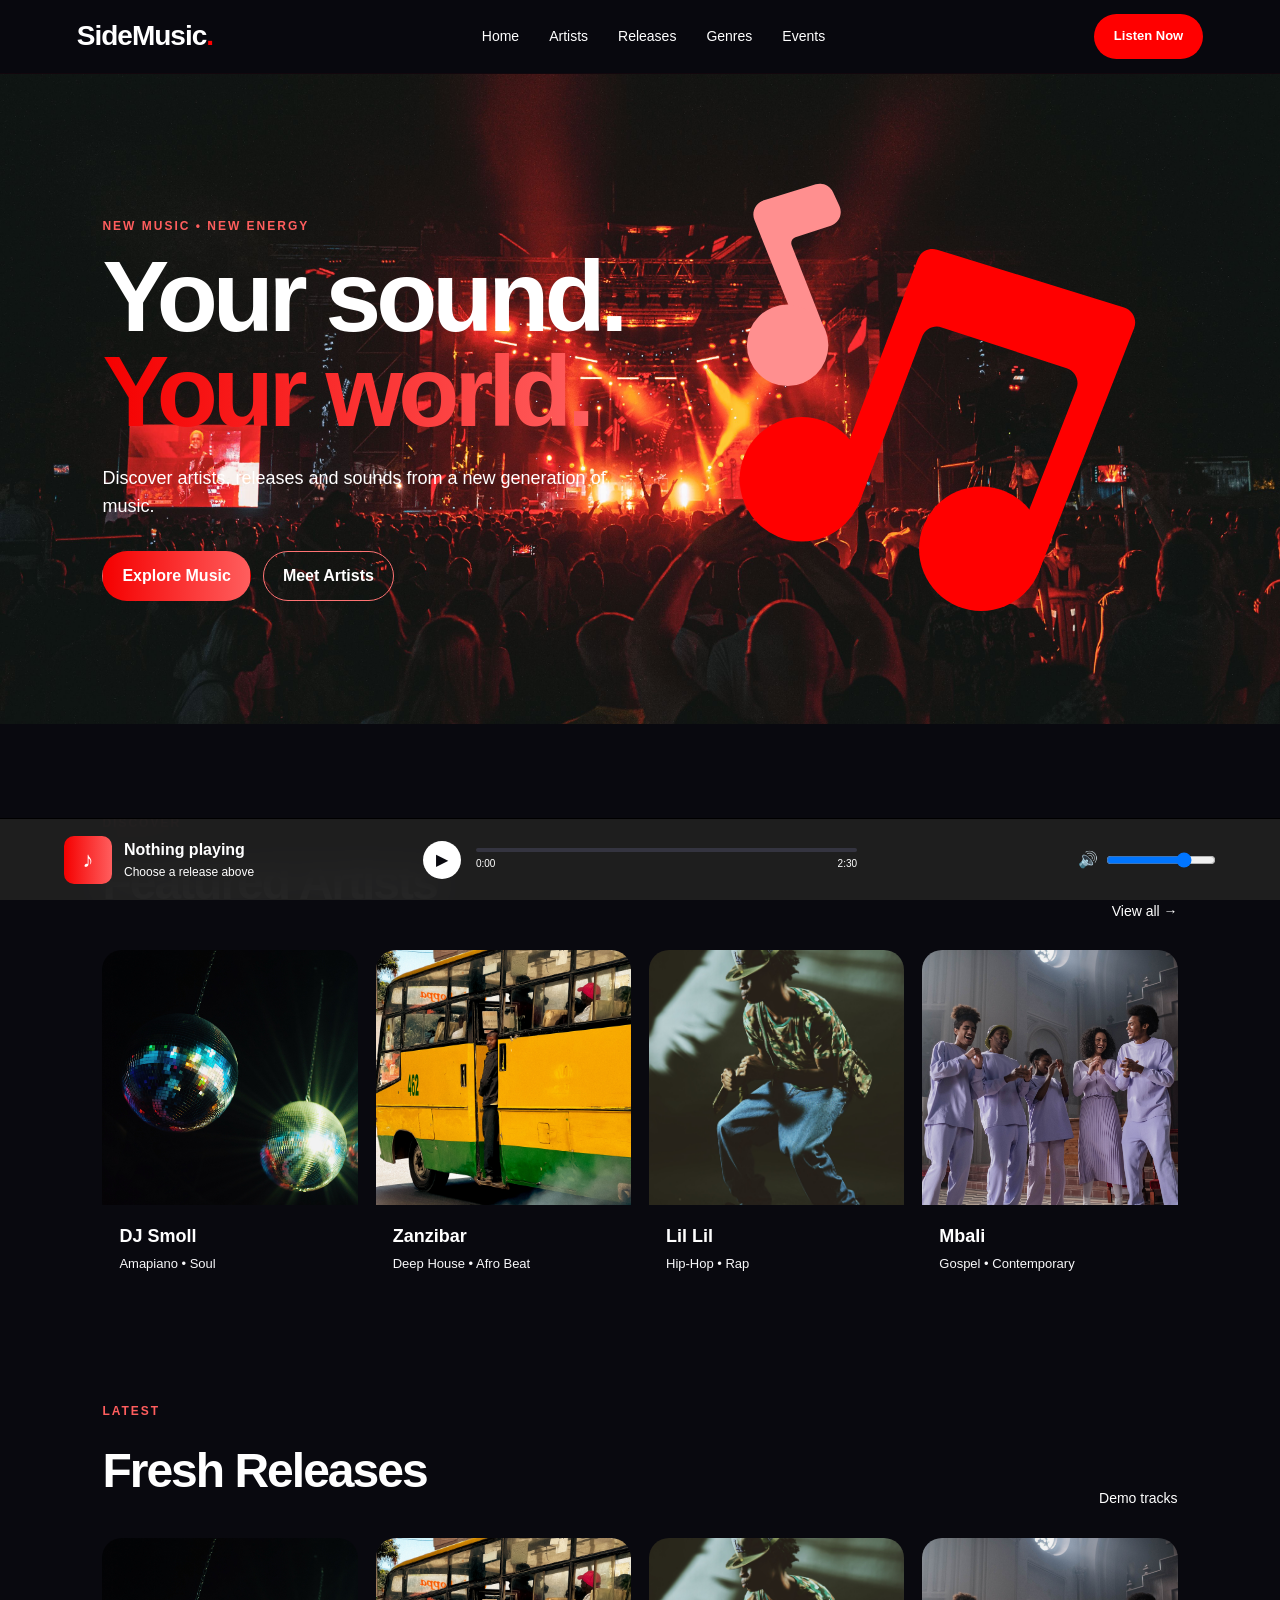
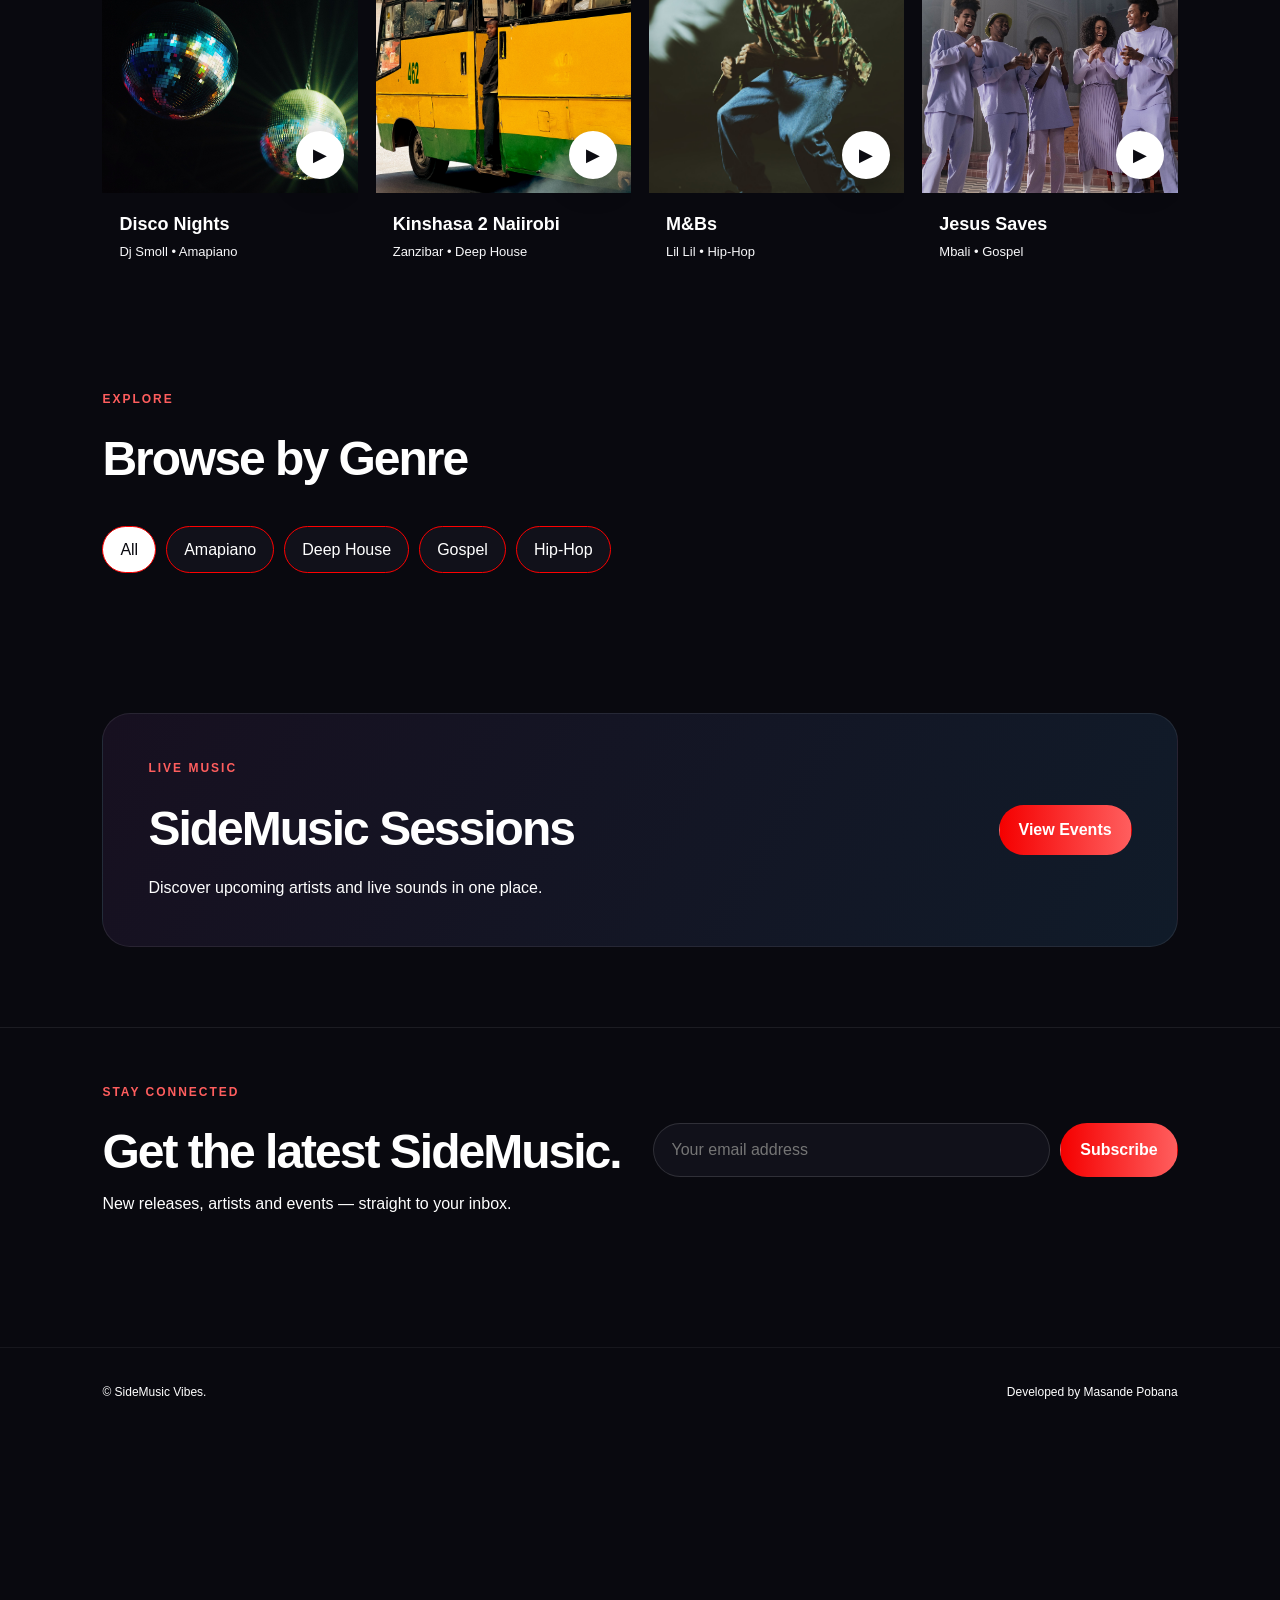
<file: index.html>
<!DOCTYPE html>
<html lang="en">
<head>
  <meta charset="UTF-8">
  <meta name="viewport" content="width=device-width, initial-scale=1.0">
  <meta name="description" content="SideMusic — a modern music website template built with HTML, CSS and JavaScript.">
  <title>SideMusic Platform</title>
  <link rel="stylesheet" href="style.css">
</head>
<body>
  <header class="site-header">
    <a href="#home" class="logo">SideMusic<span>.</span></a>

    <button class="menu-toggle" id="menuToggle" aria-label="Open menu" aria-expanded="false">
      ☰
    </button>

    <nav class="nav" id="nav">
      <a href="#home">Home</a>
      <a href="#artists">Artists</a>
      <a href="#releases">Releases</a>
      <a href="#genres">Genres</a>
      <a href="#events">Events</a>
    </nav>

    <a class="header-button" href="#releases">Listen Now</a>
  </header>
  <main>
    <section class="hero" id="home">
      <div class="hero-content">
        <p class="eyebrow">NEW MUSIC • NEW ENERGY</p>
        <h1>Your sound.<br><span>Your world.</span></h1>
        <p class="hero-text">
          Discover artists, releases and sounds from a new generation of music.
        </p>
        <div class="hero-actions">
          <a class="button primary" href="#releases">Explore Music</a>
          <a class="button secondary" href="#artists">Meet Artists</a>
        </div>
      </div>
      <div class="hero-art">
        <img src="assets/images/music-svgrepo-com.svg" alt="Abstract SideMusic artwork">
      </div>
    </section>

    <section class="section" id="artists">
      <div class="section-heading">
        <div>
          <p class="eyebrow">DISCOVER</p>
          <h2>Featured Artists</h2>
        </div>
        <a href="#artists" class="text-link">View all →</a>
      </div>

      <div class="artist-grid">
        <article class="artist-card">
          <img src="assets/images/dn.jpg" alt="Artist artwork for DJ Smoll">
          <div class="artist-info">
            <h3>DJ Smoll</h3>
            <p>Amapiano • Soul</p>
          </div>
        </article>

        <article class="artist-card">
          <img src="assets/images/k2n.jpg" alt="Artist artwork for Zanzibar">
          <div class="artist-info">
            <h3>Zanzibar</h3>
            <p>Deep House • Afro Beat</p>
          </div>
        </article>

        <article class="artist-card">
          <img src="assets/images/lil lil.jpg" alt="Artist artwork forLil Lil">
          <div class="artist-info">
            <h3>Lil Lil</h3>
            <p>Hip-Hop • Rap</p>
          </div>
        </article>

        <article class="artist-card">
          <img src="assets/images/gospel.jpg" alt="Artist artwork for Mbali">
          <div class="artist-info">
            <h3>Mbali</h3>
            <p>Gospel • Contemporary</p>
          </div>
        </article>
      </div>
    </section>

    <section class="section releases" id="releases">
      <div class="section-heading">
        <div>
          <p class="eyebrow">LATEST</p>
          <h2>Fresh Releases</h2>
        </div>
        <span class="small-note">Demo tracks</span>
      </div>

      <div class="release-grid">
        <article class="release-card" data-genre="Amapiano">
          <div class="cover-wrap">
            <img src="assets/images/dn.jpg" alt="Disco Nights cover">
            <button class="play-button" data-title="Disco Nights" data-artist="DJ Smoll" aria-label="Play Dico Nights">▶</button>
          </div>
          <div class="release-info">
            <h3>Disco Nights</h3>
            <p>Dj Smoll • Amapiano</p>
          </div>
        </article>

        <article class="release-card" data-genre="Deep House">
          <div class="cover-wrap">
            <img src="assets/images/k2n.jpg" alt="Kinshasa 2 Naiirobi cover">
            <button class="play-button" data-title="Kinshasa 2 Naiirobi" data-artist="Zanzibar" aria-label="Play Kinshasa 2 Naiirobi">▶</button>
          </div>
          <div class="release-info">
            <h3>Kinshasa 2 Naiirobi</h3>
            <p>Zanzibar • Deep House</p>
          </div>
        </article>

        <article class="release-card" data-genre="Hip-Hop">
          <div class="cover-wrap">
            <img src="assets/images/lil lil.jpg" alt="M&Bs cover">
            <button class="play-button" data-title="M&Bs" data-artist="Lil Lil" aria-label="Play M&Bs">▶</button>
          </div>
          <div class="release-info">
            <h3>M&Bs</h3>
            <p>Lil Lil • Hip-Hop</p>
          </div>
        </article>

        <article class="release-card" data-genre="Gospel">
          <div class="cover-wrap">
            <img src="assets/images/gospel.jpg" alt="Jesus Saves cover">
            <button class="play-button" data-title="Jesus Saves" data-artist="Mbali" aria-label="Play Jesus Saves">▶</button>
          </div>
          <div class="release-info">
            <h3>Jesus Saves</h3>
            <p>Mbali • Gospel</p>
          </div>
        </article>
      </div>
    </section>

    <section class="section genres" id="genres">
      <div class="section-heading">
        <div>
          <p class="eyebrow">EXPLORE</p>
          <h2>Browse by Genre</h2>
        </div>
      </div>

      <div class="filter-buttons" id="filterButtons">
        <button class="filter active" data-filter="All">All</button>
        <button class="filter" data-filter="Amapiano">Amapiano</button>
        <button class="filter" data-filter="Deep House">Deep House</button>
        <button class="filter" data-filter="Gospel">Gospel</button>
        <button class="filter" data-filter="Hip-Hop">Hip-Hop</button>
      </div>
    </section>

    <section class="section events" id="events">
      <div class="event-banner">
        <div>
          <p class="eyebrow">LIVE MUSIC</p>
          <h2>SideMusic Sessions</h2>
          <p>Discover upcoming artists and live sounds in one place.</p>
        </div>
        <button class="button primary" id="eventButton">View Events</button>
      </div>
    </section>

    <section class="section newsletter">
      <div>
        <p class="eyebrow">STAY CONNECTED</p>
        <h2>Get the latest SideMusic.</h2>
        <p>New releases, artists and events — straight to your inbox.</p>
      </div>
      <form id="newsletterForm">
        <input type="email" id="email" placeholder="Your email address" required>
        <button class="button primary" type="submit">Subscribe</button>
      </form>
      <p class="form-message" id="formMessage"></p>
    </section>
  </main>

  <div class="player" id="player">
    <div class="player-track">
      <div class="mini-cover">♪</div>
      <div>
        <strong id="playerTitle">Nothing playing</strong>
        <span id="playerArtist">Choose a release above</span>
      </div>
    </div>

    <div class="player-controls">
      <button id="playerPlay" aria-label="Play or pause">▶</button>
      <div class="progress-area">
        <div class="progress-bar">
          <div class="progress" id="progress"></div>
        </div>
        <div class="time"><span id="currentTime">0:00</span><span>2:30</span></div>
      </div>
    </div>

    <div class="volume">
      <span>🔊</span>
      <input type="range" min="0" max="100" value="75" id="volume">
    </div>
  </div>

  <footer class="footer">
    <p>© SideMusic Vibes.</p>
    <p>Developed by <a href="https://sandesite.github.io/SandeSite/" class="btn secondary-btn">Masande Pobana</a>
    </p>
  </footer>

  <script src="script.js"></script>
</body>
</html>
</file>
<file: style.css>
* {
  box-sizing: border-box;
  margin: 0;
  padding: 0;
}

html {
  scroll-behavior: smooth;
}

body {
  font-family: Arial, Helvetica, sans-serif;
  background: #09090f;
  color: #fFFFFF;
  line-height: 1.6;
  padding-bottom: 100px;
}

a {
  color: inherit;
  text-decoration: none;
}

button,
input {
  font: inherit;
}

.site-header {
  position: sticky;
  top: 0;
  z-index: 100;
  height: 74px;
  padding: 0 6%;
  display: flex;
  align-items: center;
  justify-content: space-between;
  background: rgba(9, 9, 15, 0.88);
  backdrop-filter: blur(14px);
  border-bottom: 1px solid rgba(141, 0, 0, 0.08);
}

.logo {
  font-size: 28px;
  font-weight: 900;
  letter-spacing: -1px;
}

.logo span {
  color: #ff0000;
}

.nav {
  display: flex;
  gap: 30px;
}

.nav a {
  color: #FFFFFF;
  font-size: 14px;
  transition: 0.25s;
}

.nav a:hover {
  color: rgb(255, 255, 255);
  border-bottom: 1px solid red;
}

.header-button,
.button {
  display: inline-flex;
  align-items: center;
  justify-content: center;
  border-radius: 999px;
  padding: 11px 19px;
  font-weight: 700;
  border: 1px solid transparent;
  cursor: pointer;
  transition: transform 0.2s, opacity 0.2s, background 0.2s;
}

.header-button {
  background: #ff0000;
  color: #FFFFFF;
  font-size: 13px;
}

.header-button:hover,
.button:hover {
  transform: translateY(-2px);
}

.menu-toggle {
  display: none;
  background: none;
  border: 0;
  color: white;
  font-size: 26px;
  cursor: pointer;
}

.hero {
  min-height: 650px;
  padding: 80px 8% 60px;
  display: grid;
  grid-template-columns: 1.05fr 0.95fr;
  align-items: center;
  gap: 40px;
  background:
    radial-gradient(circle at 80% 30%, rgba(255, 8, 0, 0.479), transparent 35%),
    radial-gradient(circle at 15% 75%, rgba(255, 53, 80, 0.425), transparent 30%);
      background-image: url('assets/images/red.jpg');
  background-size: cover;
  background-position: center;
  background-repeat: no-repeat;

}

.eyebrow {
  color: #ff5e5e;
  font-size: 12px;
  font-weight: 800;
  letter-spacing: 2px;
  margin-bottom: 12px;
}

.hero h1 {
  font-size: clamp(52px, 8vw, 100px);
  line-height: 0.95;
  letter-spacing: -5px;
  margin-bottom: 25px;
}

.hero h1 span {
  background: linear-gradient(90deg, #f50000, #ff5e5e);
  -webkit-background-clip: text;
  color: transparent;
}

.hero-text {
  max-width: 530px;
  color: #FFFFFF;
  font-size: 18px;
  margin-bottom: 30px;
}

.hero-actions {
  display: flex;
  gap: 12px;
  flex-wrap: wrap;
}

.button.primary {
  background: linear-gradient(90deg, #f50000, #ff5e5e);
  color: white;
}

.button.secondary {
  border-color: rgb(255, 115, 115);
  color: white;
}

.hero-art {
  display: flex;
  justify-content: center;
}

.hero-art img {
  width: min(500px, 100%);
  /*filter: drop-shadow(0 30px 50px rgba(235, 0, 0, 0.45));*/
  animation: float 5s ease-in-out infinite;
}

@keyframes float {
  0%, 100% { transform: translateY(0) rotate(0deg); }
  50% { transform: translateY(-10px) rotate(1deg); }
}

.section {
  padding: 90px 8% 20px;
  max-width: 1400px;
  margin: auto;
}

.section-heading {
  display: flex;
  justify-content: space-between;
  align-items: end;
  margin-bottom: 28px;
}

.section h2 {
  font-size: clamp(30px, 4vw, 48px);
  letter-spacing: -2px;
}

.text-link,
.small-note {
  color: #FFFFFF;
  font-size: 14px;
}

.artist-grid,
.release-grid {
  display: grid;
  grid-template-columns: repeat(4, 1fr);
  gap: 18px;
}

.artist-card,
.release-card {
  overflow: hidden;
  border-radius: 20px;
  transition: transform 0.25s, border-color 0.25s;
}

.artist-card:hover,
.release-card:hover {
  border-bottom: 3px solid rgb(255, 0, 0);
  transform: translateY(-6px);
}

.artist-card img,
.cover-wrap img {
  display: block;
  width: 100%;
  aspect-ratio: 1;
  object-fit: cover;
}

.artist-info,
.release-info {
  padding: 17px;
}

.artist-info h3,
.release-info h3 {
  font-size: 18px;
  margin-bottom: 3px;
}

.artist-info p,
.release-info p {
  color: #f8f8fa;
  font-size: 13px;
}

.cover-wrap {
  position: relative;
}

.play-button {
  position: absolute;
  right: 14px;
  bottom: 14px;
  width: 48px;
  height: 48px;
  border-radius: 50%;
  border: 0;
  background: white;
  color: #0b0b11;
  font-size: 18px;
  cursor: pointer;
  box-shadow: 0 10px 25px rgba(0,0,0,0.35);
}

.filter-buttons {
  display: flex;
  gap: 10px;
  flex-wrap: wrap;
  margin-bottom: 30px;
}

.filter {
  border: 1px solid rgb(255, 0, 0);
  background: #11111a;
  color: #ffffff;
  padding: 10px 17px;
  border-radius: 999px;
  cursor: pointer;
}

.filter.active,
.filter:hover {
  background: #fff;
  color: #09090f;
}

.event-banner {
  border-radius: 28px;
  padding: 45px;
  display: flex;
  justify-content: space-between;
  align-items: center;
  gap: 25px;
  background: linear-gradient(120deg, #171020, #101b29);
  border: 1px solid rgba(255,255,255,0.08);
}

.event-banner h2 {
  margin-bottom: 8px;
}

.event-banner p:not(.eyebrow) {
  color: #ffffff;
}

.newsletter {
  margin-top: 60px;
  margin-bottom: 30px;
  padding-top: 55px;
  padding-bottom: 55px;
  border-top: 1px solid rgba(255,255,255,0.08);
  display: grid;
  grid-template-columns: 1fr 1fr;
  gap: 25px;
  align-items: center;
}

.newsletter p:not(.eyebrow) {
  color: #FFFFFF;
}

#newsletterForm {
  display: flex;
  gap: 10px;
}

#email {
  min-width: 0;
  flex: 1;
  border: 1px solid rgba(255,255,255,0.13);
  background: #11111a;
  color: white;
  border-radius: 999px;
  padding: 13px 18px;
  outline: none;
}

#email:focus {
  border-color: #ff5c5c;
}

.form-message {
  grid-column: 2;
  color: #ff5c5c;
  font-size: 13px;
}

.player {
  position: fixed;
  left: 0;
  right: 0;
  bottom: 0;
  z-index: 200;
  min-height: 82px;
  padding: 12px 5%;
  display: grid;
  grid-template-columns: 1fr 1.3fr 1fr;
  align-items: center;
  gap: 25px;
  background: rgba(32, 32, 32, 0.96);
  border-top: 1px solid rgb(0, 0, 0);
  backdrop-filter: blur(16px);
}

.player-track {
  display: flex;
  align-items: center;
  gap: 12px;
  min-width: 0;
}

.mini-cover {
  width: 48px;
  height: 48px;
  border-radius: 10px;
  display: grid;
  place-items: center;
  flex-shrink: 0;
  background: linear-gradient(90deg, #f50000, #ff5e5e);
  font-size: 22px;
}

.player-track strong,
.player-track span {
  display: block;
  overflow: hidden;
  white-space: nowrap;
  text-overflow: ellipsis;
}

.player-track span {
  color: #FFFFFF;
  font-size: 12px;
}

.player-controls {
  display: flex;
  align-items: center;
  gap: 15px;
}

#playerPlay {
  width: 38px;
  height: 38px;
  border: 0;
  border-radius: 50%;
  cursor: pointer;
  background: white;
  color: #09090f;
}

.progress-area {
  flex: 1;
}

.progress-bar {
  height: 4px;
  background: #343440;
  border-radius: 10px;
  overflow: hidden;
  cursor: pointer;
}

.progress {
  width: 0;
  height: 100%;
  background: linear-gradient(90deg, #f50000, #ff5e5e);
}

.time {
  display: flex;
  justify-content: space-between;
  color: #fFFFFF;
  font-size: 10px;
  margin-top: 4px;
}

.volume {
  display: flex;
  align-items: center;
  justify-content: end;
  gap: 8px;
}

.volume input {
  max-width: 110px;
}

.footer {
  padding: 35px 8% 125px;
  display: flex;
  justify-content: space-between;
  gap: 15px;
  color: #ffFFFF;
  font-size: 12px;
  border-top: 1px solid rgba(255,255,255,0.06);
  margin-top: 50px;
}

@media (max-width: 900px) {
  .nav {
    gap: 17px;
  }

  .artist-grid,
  .release-grid {
    grid-template-columns: repeat(2, 1fr);
  }

  .hero {
    grid-template-columns: 1fr;
    padding-top: 55px;
  }

  .hero-art {
    order: -1;
  }

  .hero-art img {
    width: min(360px, 85%);
  }

  .newsletter {
    grid-template-columns: 1fr;
  }

  .form-message {
    grid-column: auto;
  }

  .player {
    grid-template-columns: 1fr 1fr;
  }

  .volume {
    display: none;
  }
}

@media (max-width: 650px) {
  .site-header {
    padding: 0 5%;
  }

  .header-button {
    display: none;
  }

  .menu-toggle {
    display: block;
  }

  .nav {
    display: none;
    position: absolute;
    top: 74px;
    left: 0;
    right: 0;
    padding: 18px 5%;
    flex-direction: column;
    background: #101019;
    border-bottom: 1px solid rgba(255,255,255,0.08);
  }

  .nav.open {
    display: flex;
  }

  .hero {
    min-height: auto;
    padding: 55px 6% 45px;
  }

  .hero h1 {
    font-size: 58px;
    letter-spacing: -3px;
  }

  .section {
    padding-left: 6%;
    padding-right: 6%;
  }

  .artist-grid,
  .release-grid {
    grid-template-columns: 1fr 1fr;
    gap: 10px;
  }

  .artist-info,
  .release-info {
    padding: 12px;
  }

  .event-banner {
    padding: 30px 24px;
    flex-direction: column;
    align-items: flex-start;
  }

  #newsletterForm {
    flex-direction: column;
  }

  .player {
    padding: 10px 5%;
    grid-template-columns: 1fr;
    gap: 7px;
  }

  .player-controls {
    width: 100%;
  }

  .footer {
    padding-bottom: 150px;
    flex-direction: column;
  }
}
</file>
